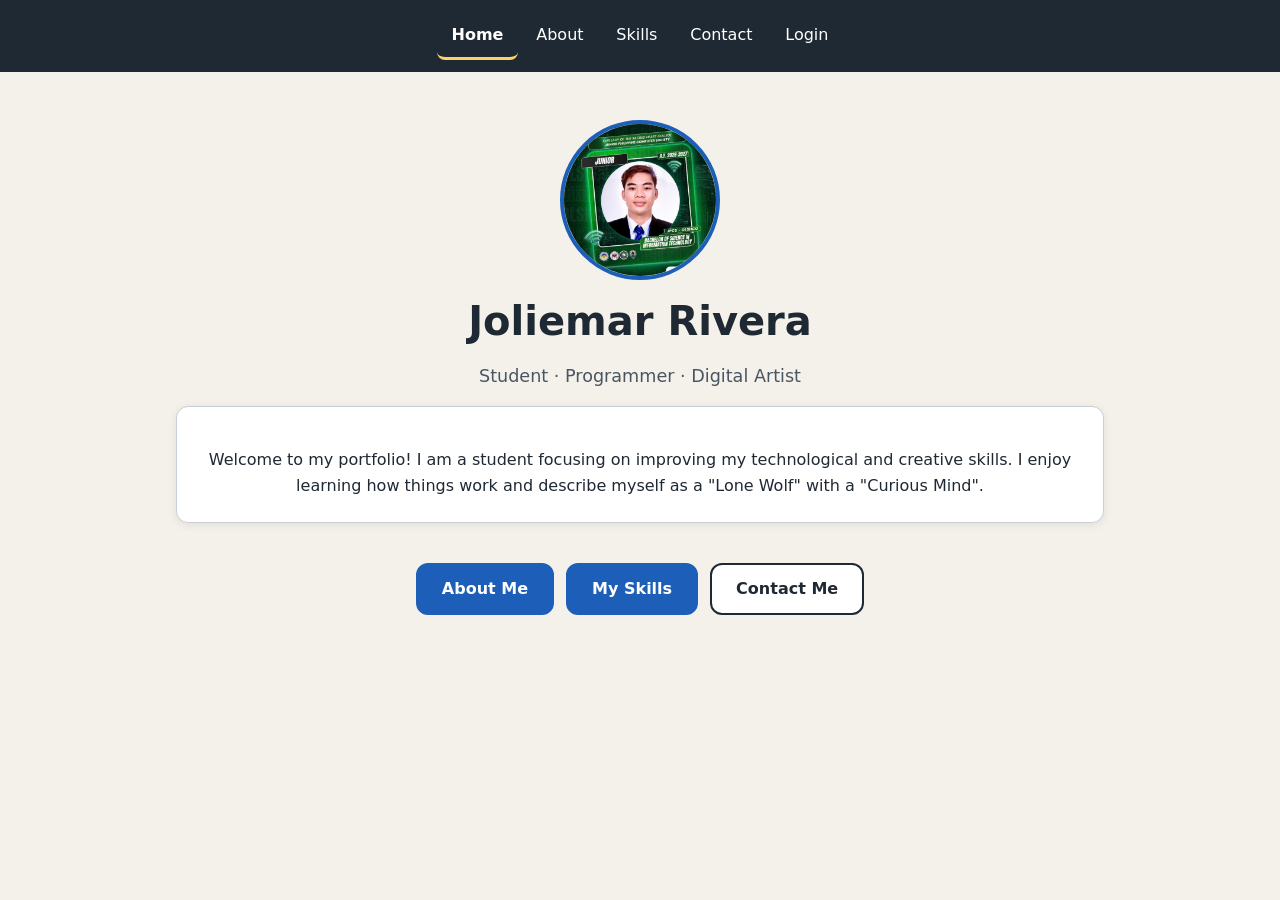
<file: index.html>
<!DOCTYPE html>
<html lang="en">
<head>
  <meta charset="UTF-8">
  <meta name="viewport" content="width=device-width, initial-scale=1">
  <meta name="description" content="Portfolio of Joliemar Rivera, a student focused on technology and creative skills.">
  <title>Home | Joliemar Rivera Portfolio</title>
  <link rel="stylesheet" href="style.css">
</head>
<body>
  <a class="skip-link" href="#main">Skip to main content</a>

  <header class="site-header">
    <nav aria-label="Main navigation">
      <ul class="nav-links">
        <li><a href="index.html" aria-current="page">Home</a></li>
        <li><a href="about.html">About</a></li>
        <li><a href="skills.html">Skills</a></li>
        <li><a href="contact.html">Contact</a></li>
        <li><a href="login.html" id="auth-link">Login</a></li>
      </ul>
    </nav>
  </header>

  <main id="main">
    <section class="hero" aria-labelledby="home-title">
      <img class="profile-photo" src="profile.jpg" width="160" height="160"
           alt="Portrait of Joliemar Rivera wearing a dark suit and blue tie">
      <h1 class="page-title" id="home-title">Joliemar Rivera</h1>
      <p class="lead">Student · Programmer · Digital Artist</p>
      <p id="welcome" class="welcome" hidden></p>

      <div class="card">
        <p>
          Welcome to my portfolio! I am a student focusing on improving my technological
          and creative skills. I enjoy learning how things work and describe myself as a
          "Lone Wolf" with a "Curious Mind".
        </p>
      </div>

      <div class="btn-row">
        <a class="btn" href="about.html">About Me</a>
        <a class="btn" href="skills.html">My Skills</a>
        <a class="btn btn-secondary" href="contact.html">Contact Me</a>
      </div>
    </section>
  </main>

  

  <script src="script.js"></script>
</body>
</html>
</file>
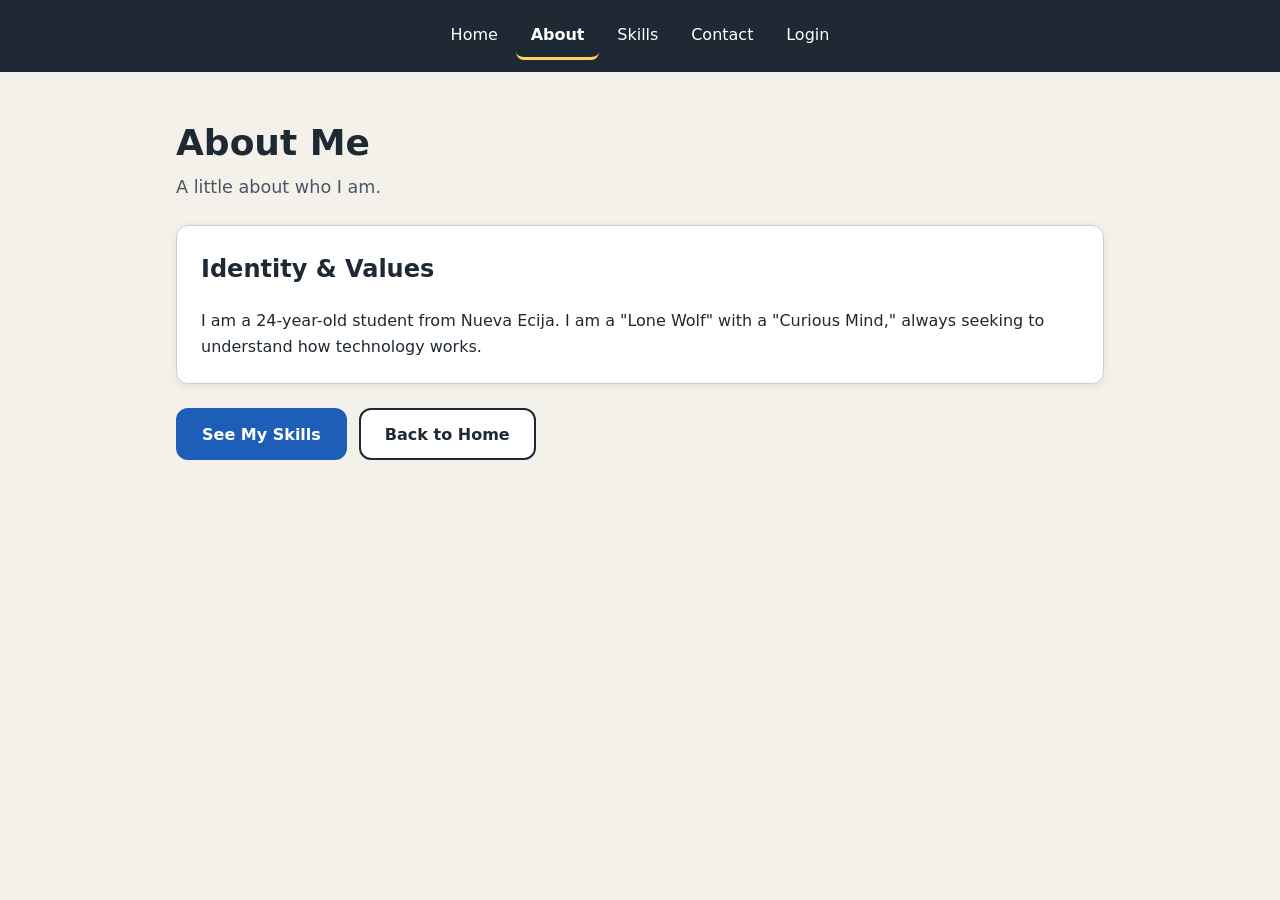
<file: about.html>
<!DOCTYPE html>
<html lang="en">
<head>
  <meta charset="UTF-8">
  <meta name="viewport" content="width=device-width, initial-scale=1">
  <meta name="description" content="Learn more about Joliemar Rivera.">
  <title>About | Joliemar Rivera Portfolio</title>
  <link rel="stylesheet" href="style.css">
</head>
<body>
  <a class="skip-link" href="#main">Skip to main content</a>

  <header class="site-header">
    <nav aria-label="Main navigation">
      <ul class="nav-links">
        <li><a href="index.html">Home</a></li>
        <li><a href="about.html" aria-current="page">About</a></li>
        <li><a href="skills.html">Skills</a></li>
        <li><a href="contact.html">Contact</a></li>
        <li><a href="login.html" id="auth-link">Login</a></li>
      </ul>
    </nav>
  </header>

  <main id="main">
    <h1 class="page-title">About Me</h1>
    <p class="lead">A little about who I am.</p>

    <section class="card" aria-labelledby="identity-title">
      <h2 id="identity-title">Identity &amp; Values</h2>
      <p>
        I am a 24-year-old student from Nueva Ecija. I am a "Lone Wolf" with a
        "Curious Mind," always seeking to understand how technology works.
      </p>
    </section>

    <div class="btn-row">
      <a class="btn" href="skills.html">See My Skills</a>
      <a class="btn btn-secondary" href="index.html">Back to Home</a>
    </div>
  </main>

 

  <script src="script.js"></script>
</body>
</html>
</file>
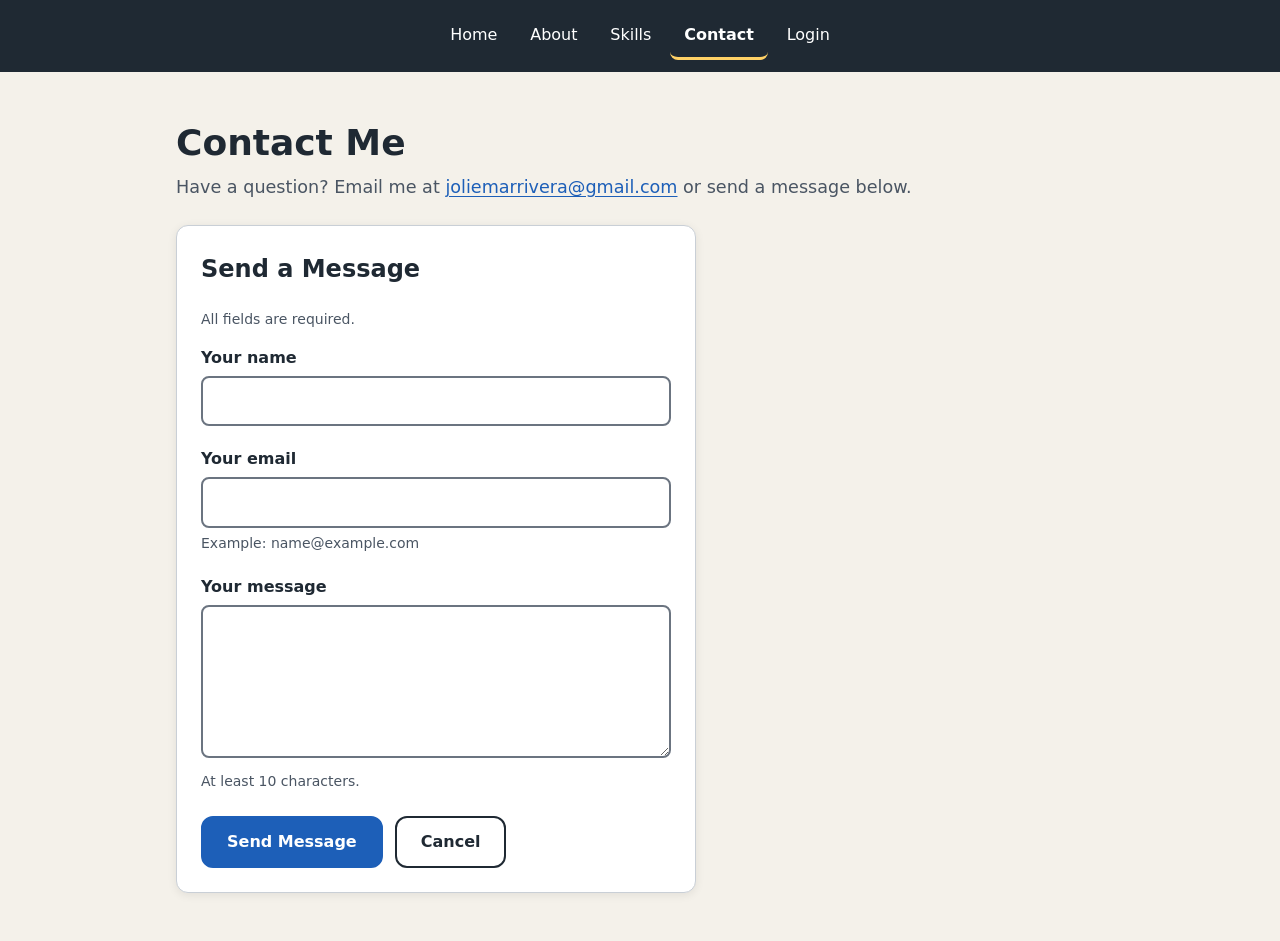
<file: contact.html>
<!DOCTYPE html>
<html lang="en">
<head>
  <meta charset="UTF-8">
  <meta name="viewport" content="width=device-width, initial-scale=1">
  <meta name="description" content="Contact Joliemar Rivera by email or through the message form.">
  <title>Contact | Joliemar Rivera Portfolio</title>
  <link rel="stylesheet" href="style.css">
</head>
<body>
  <a class="skip-link" href="#main">Skip to main content</a>

  <header class="site-header">
    <nav aria-label="Main navigation">
      <ul class="nav-links">
        <li><a href="index.html">Home</a></li>
        <li><a href="about.html">About</a></li>
        <li><a href="skills.html">Skills</a></li>
        <li><a href="contact.html" aria-current="page">Contact</a></li>
        <li><a href="login.html" id="auth-link">Login</a></li>
      </ul>
    </nav>
  </header>

  <main id="main">
    <h1 class="page-title">Contact Me</h1>
    <p class="lead">
      Have a question? Email me at
      <a href="mailto:joliemarrivera@gmail.com">joliemarrivera@gmail.com</a>
      or send a message below.
    </p>

    <section class="card form" aria-labelledby="contact-form-title">
      <h2 id="contact-form-title">Send a Message</h2>
      <p class="hint">All fields are required.</p>

      <form id="contact-form" data-form="contact" novalidate>
        <div class="field">
          <label for="name">Your name</label>
          <input type="text" id="name" name="name" data-label="Name"
                 autocomplete="name" required aria-describedby="name-error">
          <p class="field-error" id="name-error" hidden></p>
        </div>

        <div class="field">
          <label for="email">Your email</label>
          <input type="email" id="email" name="email" data-label="Email"
                 autocomplete="email" required aria-describedby="email-hint email-error">
          <span class="hint" id="email-hint">Example: name@example.com</span>
          <p class="field-error" id="email-error" hidden></p>
        </div>

        <div class="field">
          <label for="message">Your message</label>
          <textarea id="message" name="message" rows="5" data-label="Message"
                    minlength="10" required aria-describedby="message-hint message-error"></textarea>
          <span class="hint" id="message-hint">At least 10 characters.</span>
          <p class="field-error" id="message-error" hidden></p>
        </div>

        <div class="btn-row">
          <button type="submit" class="btn">Send Message</button>
          <a class="btn btn-secondary" href="index.html">Cancel</a>
        </div>

        <div class="status" id="form-status" role="status" aria-live="polite" hidden></div>
      </form>
    </section>
  </main>

  

  <script src="script.js"></script>
</body>
</html>
</file>
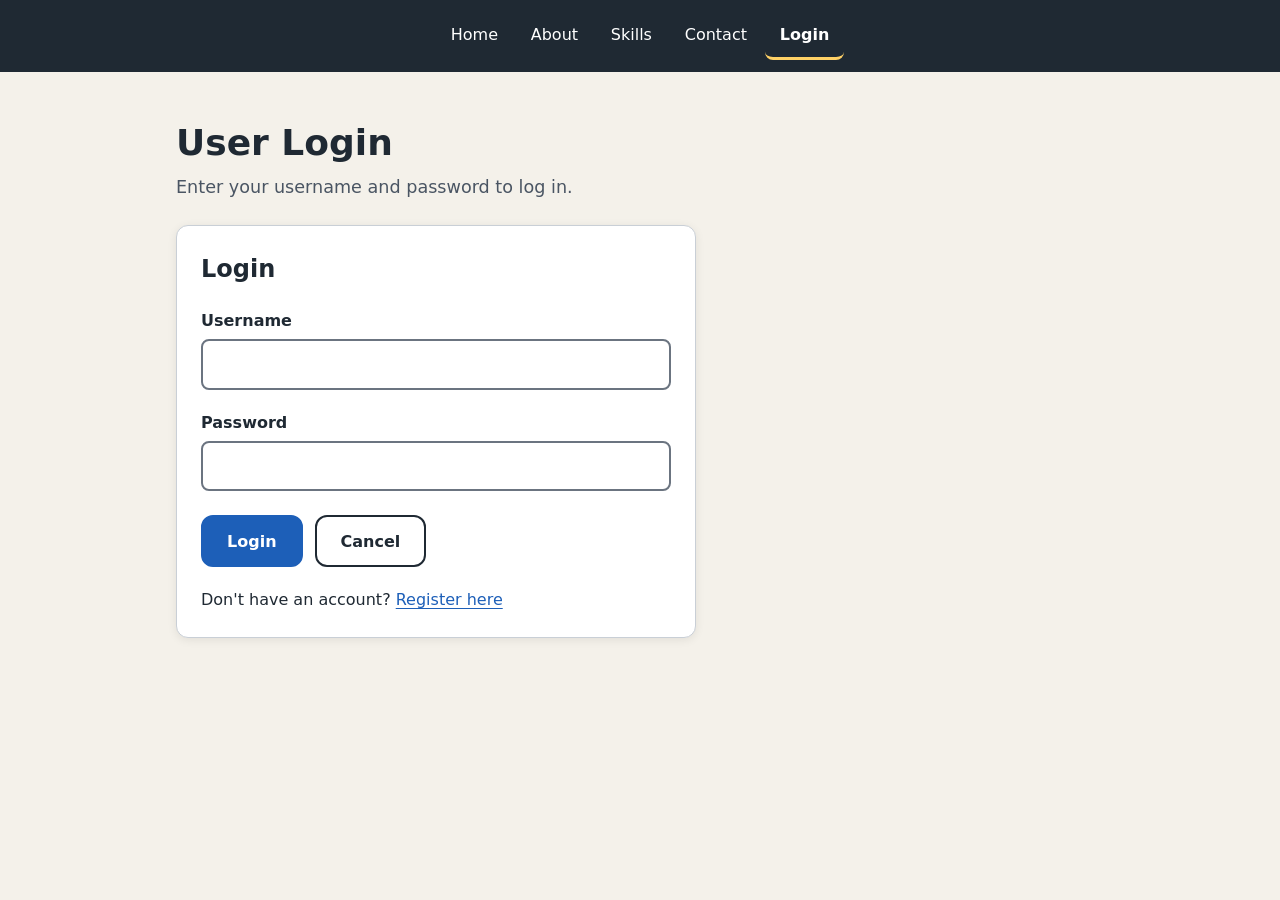
<file: login.html>
<!DOCTYPE html>
<html lang="en">
<head>
  <meta charset="UTF-8">
  <meta name="viewport" content="width=device-width, initial-scale=1">
  <meta name="description" content="Log in to the Joliemar Rivera portfolio.">
  <title>Login | Joliemar Rivera Portfolio</title>
  <link rel="stylesheet" href="style.css">
</head>
<body>
  <a class="skip-link" href="#main">Skip to main content</a>

  <header class="site-header">
    <nav aria-label="Main navigation">
      <ul class="nav-links">
        <li><a href="index.html">Home</a></li>
        <li><a href="about.html">About</a></li>
        <li><a href="skills.html">Skills</a></li>
        <li><a href="contact.html">Contact</a></li>
        <li><a href="login.html" id="auth-link" aria-current="page">Login</a></li>
      </ul>
    </nav>
  </header>

  <main id="main">
    <h1 class="page-title">User Login</h1>
    <p class="lead">Enter your username and password to log in.</p>

    <section class="card form" aria-labelledby="login-form-title">
      <h2 id="login-form-title">Login</h2>

      <form id="login-form" data-form="login" novalidate>
        <div class="field">
          <label for="username">Username</label>
          <input type="text" id="username" name="username" data-label="Username"
                 autocomplete="username" required aria-describedby="username-error">
          <p class="field-error" id="username-error" hidden></p>
        </div>

        <div class="field">
          <label for="password">Password</label>
          <input type="password" id="password" name="password" data-label="Password"
                 autocomplete="current-password" required aria-describedby="password-error">
          <p class="field-error" id="password-error" hidden></p>
        </div>

        <div class="btn-row">
          <button type="submit" class="btn">Login</button>
          <a class="btn btn-secondary" href="index.html">Cancel</a>
        </div>

        <div class="status" id="form-status" role="status" aria-live="polite" hidden></div>
      </form>

      <p class="form-note">Don't have an account? <a href="register.html">Register here</a></p>
    </section>
  </main>

  

  <script src="script.js"></script>
</body>
</html>
</file>
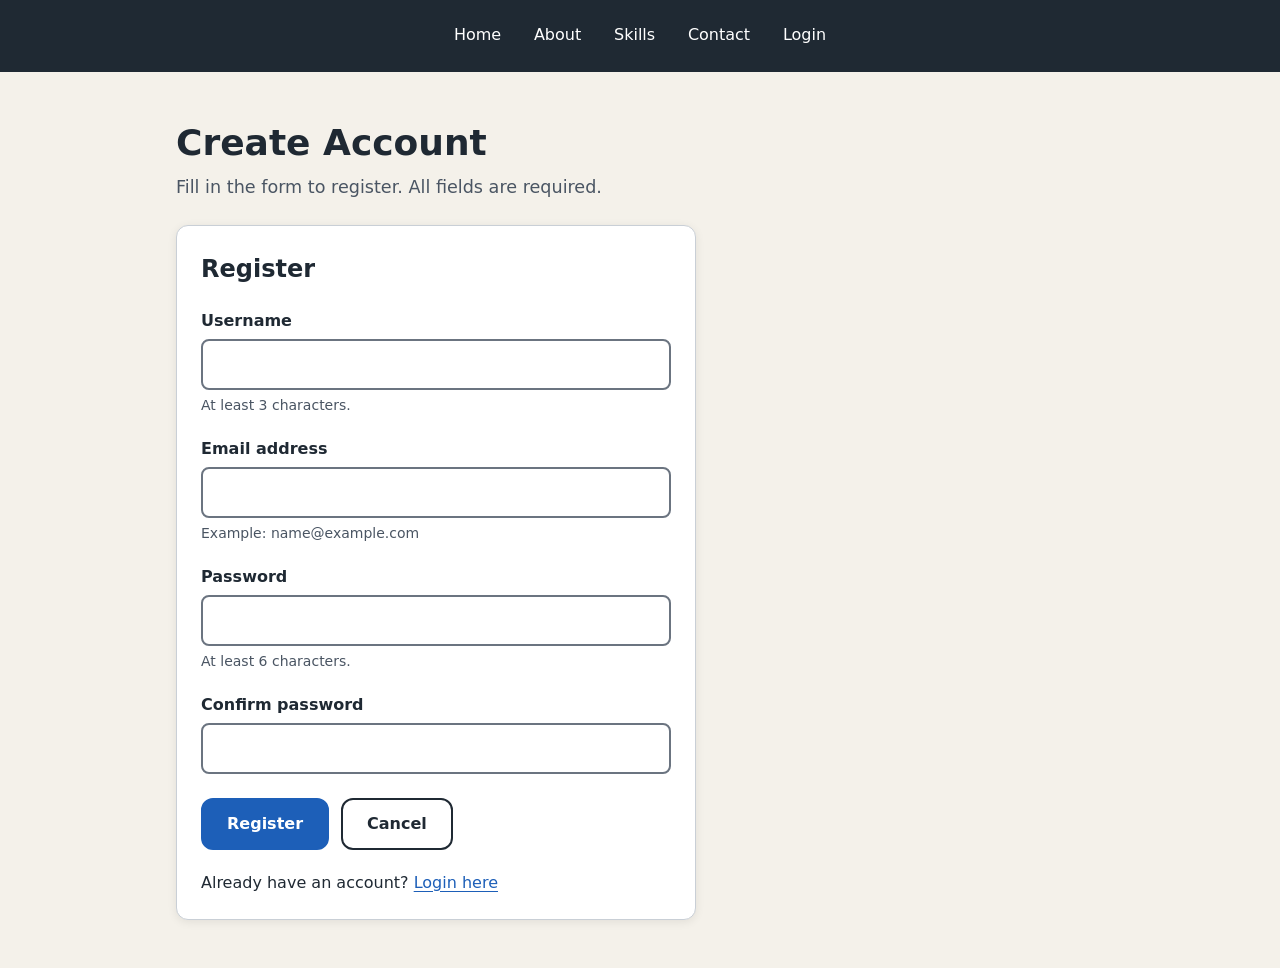
<file: register.html>
<!DOCTYPE html>
<html lang="en">
<head>
  <meta charset="UTF-8">
  <meta name="viewport" content="width=device-width, initial-scale=1">
  <meta name="description" content="Create an account on the Joliemar Rivera portfolio.">
  <title>Register | Joliemar Rivera Portfolio</title>
  <link rel="stylesheet" href="style.css">
</head>
<body>
  <a class="skip-link" href="#main">Skip to main content</a>

  <header class="site-header">
    <nav aria-label="Main navigation">
      <ul class="nav-links">
        <li><a href="index.html">Home</a></li>
        <li><a href="about.html">About</a></li>
        <li><a href="skills.html">Skills</a></li>
        <li><a href="contact.html">Contact</a></li>
        <li><a href="login.html" id="auth-link">Login</a></li>
      </ul>
    </nav>
  </header>

  <main id="main">
    <h1 class="page-title">Create Account</h1>
    <p class="lead">Fill in the form to register. All fields are required.</p>

    <section class="card form" aria-labelledby="register-form-title">
      <h2 id="register-form-title">Register</h2>

      <form id="register-form" data-form="register" novalidate>
        <div class="field">
          <label for="reg-username">Username</label>
          <input type="text" id="reg-username" name="username" data-label="Username"
                 minlength="3" autocomplete="username" required
                 aria-describedby="reg-username-hint reg-username-error">
          <span class="hint" id="reg-username-hint">At least 3 characters.</span>
          <p class="field-error" id="reg-username-error" hidden></p>
        </div>

        <div class="field">
          <label for="reg-email">Email address</label>
          <input type="email" id="reg-email" name="email" data-label="Email"
                 autocomplete="email" required
                 aria-describedby="reg-email-hint reg-email-error">
          <span class="hint" id="reg-email-hint">Example: name@example.com</span>
          <p class="field-error" id="reg-email-error" hidden></p>
        </div>

        <div class="field">
          <label for="reg-password">Password</label>
          <input type="password" id="reg-password" name="password" data-label="Password"
                 minlength="6" autocomplete="new-password" required
                 aria-describedby="reg-password-hint reg-password-error">
          <span class="hint" id="reg-password-hint">At least 6 characters.</span>
          <p class="field-error" id="reg-password-error" hidden></p>
        </div>

        <div class="field">
          <label for="reg-confirm">Confirm password</label>
          <input type="password" id="reg-confirm" name="confirm" data-label="Confirm password"
                 autocomplete="new-password" required aria-describedby="reg-confirm-error">
          <p class="field-error" id="reg-confirm-error" hidden></p>
        </div>

        <div class="btn-row">
          <button type="submit" class="btn">Register</button>
          <a class="btn btn-secondary" href="index.html">Cancel</a>
        </div>

        <div class="status" id="form-status" role="status" aria-live="polite" hidden></div>
      </form>

      <p class="form-note">Already have an account? <a href="login.html">Login here</a></p>
    </section>
  </main>

  
  <script src="script.js"></script>
</body>
</html>
</file>
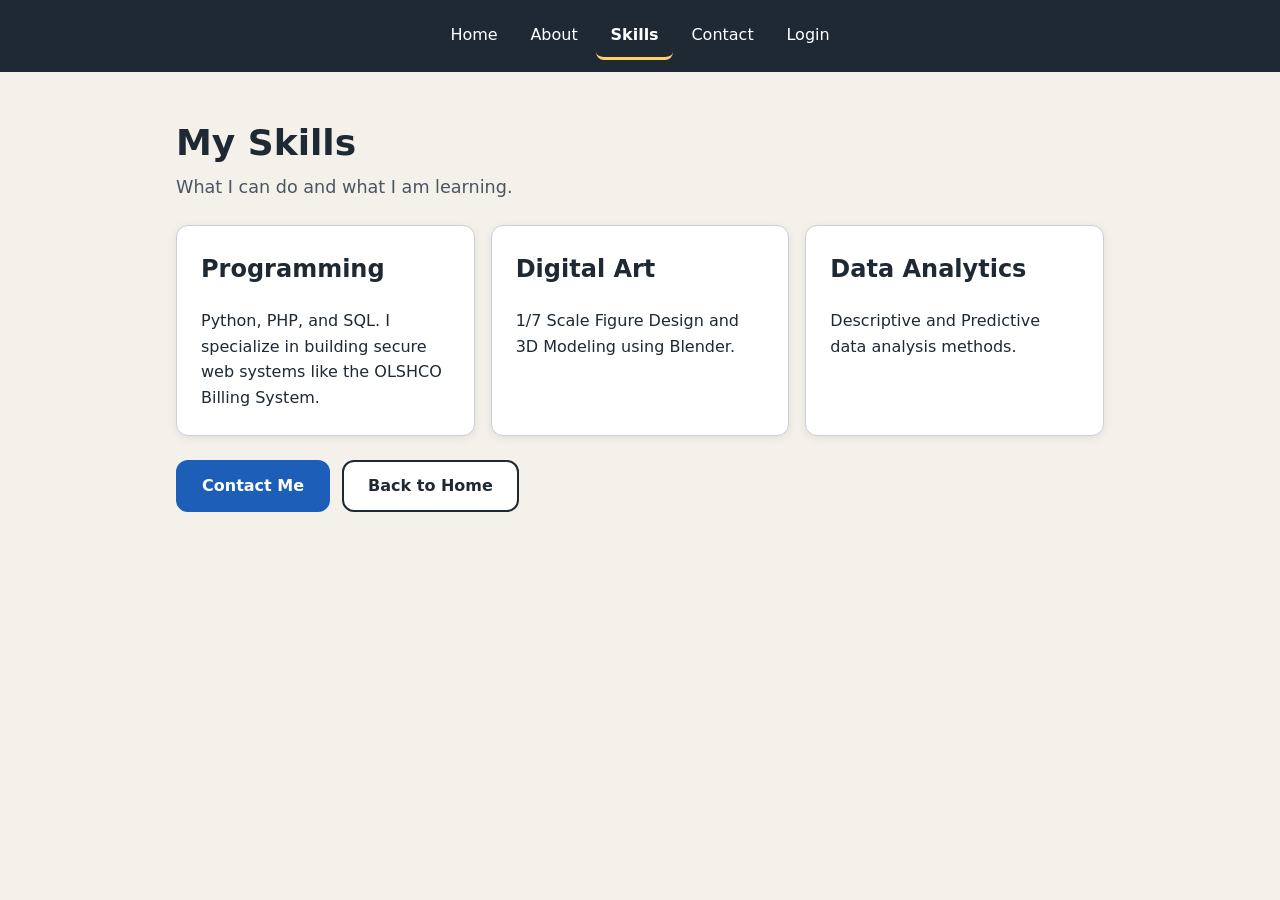
<file: skills.html>
<!DOCTYPE html>
<html lang="en">
<head>
  <meta charset="UTF-8">
  <meta name="viewport" content="width=device-width, initial-scale=1">
  <meta name="description" content="Skills of Joliemar Rivera: programming, digital art, and data analytics.">
  <title>Skills | Joliemar Rivera Portfolio</title>
  <link rel="stylesheet" href="style.css">
</head>
<body>
  <a class="skip-link" href="#main">Skip to main content</a>

  <header class="site-header">
    <nav aria-label="Main navigation">
      <ul class="nav-links">
        <li><a href="index.html">Home</a></li>
        <li><a href="about.html">About</a></li>
        <li><a href="skills.html" aria-current="page">Skills</a></li>
        <li><a href="contact.html">Contact</a></li>
        <li><a href="login.html" id="auth-link">Login</a></li>
      </ul>
    </nav>
  </header>

  <main id="main">
    <h1 class="page-title">My Skills</h1>
    <p class="lead">What I can do and what I am learning.</p>

    <div class="card-grid">
      <section class="card" aria-labelledby="skill-programming">
        <h2 id="skill-programming">Programming</h2>
        <p>Python, PHP, and SQL. I specialize in building secure web systems like the OLSHCO Billing System.</p>
      </section>

      <section class="card" aria-labelledby="skill-art">
        <h2 id="skill-art">Digital Art</h2>
        <p>1/7 Scale Figure Design and 3D Modeling using Blender.</p>
      </section>

      <section class="card" aria-labelledby="skill-data">
        <h2 id="skill-data">Data Analytics</h2>
        <p>Descriptive and Predictive data analysis methods.</p>
      </section>
    </div>

    <div class="btn-row">
      <a class="btn" href="contact.html">Contact Me</a>
      <a class="btn btn-secondary" href="index.html">Back to Home</a>
    </div>
  </main>

  

  <script src="script.js"></script>
</body>
</html>
</file>
<file: style.css>
:root {
  --navy: #1f2933;
  --blue: #1d5fb8;
  --blue-dark: #174a92;
  --gold: #ffd166;
  --bg: #f4f1ea;
  --card: #ffffff;
  --text: #1f2933;
  --muted: #4a5563;
  --border: #c9cfd6;
  --error: #b3261e;
  --error-bg: #fdecea;
  --success: #17653a;
  --success-bg: #e6f4ea;
  --radius: 12px;
  --shadow: 0 2px 10px rgba(0, 0, 0, 0.08);
}

*,
*::before,
*::after {
  box-sizing: border-box;
}

html {
  font-size: 100%;
}

body {
  margin: 0;
  min-height: 100vh;
  display: flex;
  flex-direction: column;
  font-family: system-ui, -apple-system, "Segoe UI", Roboto, Arial, sans-serif;
  line-height: 1.6;
  color: var(--text);
  background: var(--bg);
}

img {
  max-width: 100%;
  height: auto;
}

.skip-link {
  position: absolute;
  left: 0.5rem;
  top: -4rem;
  padding: 0.6rem 1rem;
  background: var(--gold);
  color: var(--navy);
  font-weight: 700;
  border-radius: 0 0 8px 8px;
  z-index: 10;
}
.skip-link:focus {
  top: 0;
}

:focus-visible {
  outline: 3px solid var(--blue);
  outline-offset: 3px;
}

.site-header {
  background: var(--navy);
  color: #fff;
}

.site-header nav {
  max-width: 960px;
  margin: 0 auto;
  padding: 0.75rem 1rem;
  display: flex;
  flex-direction: column;
  gap: 0.5rem;
  align-items: center;
}

.nav-links {
  list-style: none;
  margin: 0;
  padding: 0;
  display: flex;
  flex-wrap: wrap;
  justify-content: center;
  gap: 0.25rem;
}

.nav-links a {
  display: block;
  min-height: 44px;
  padding: 0.6rem 0.5rem;
  color: #fff;
  text-decoration: none;
  border-radius: 8px;
  border-bottom: 3px solid transparent;
}

.nav-links a:hover {
  background: rgba(255, 255, 255, 0.15);
}

.nav-links a[aria-current="page"] {
  font-weight: 700;
  border-bottom-color: var(--gold);
}

.site-header :focus-visible {
  outline-color: var(--gold);
}

main {
  flex: 1;
  width: 100%;
  max-width: 960px;
  margin: 0 auto;
  padding: 2rem 1rem;
}

.page-title {
  margin: 0 0 0.5rem;
  font-size: 1.75rem;
  line-height: 1.25;
  color: var(--navy);
}

.lead {
  margin: 0 0 1.5rem;
  font-size: 1.1rem;
  color: var(--muted);
}

.site-footer {
  padding: 1.25rem 1rem;
  text-align: center;
  background: var(--navy);
  color: #fff;
  font-size: 0.9rem;
}

.card {
  background: var(--card);
  border: 1px solid var(--border);
  border-radius: var(--radius);
  box-shadow: var(--shadow);
  padding: 1.5rem;
}

.card h2,
.card h3 {
  margin-top: 0;
  color: var(--navy);
}

.card > :last-child {
  margin-bottom: 0;
}

.card-grid {
  display: grid;
  grid-template-columns: 1fr;
  gap: 1rem;
}

.hero {
  display: flex;
  flex-direction: column;
  align-items: center;
  text-align: center;
  gap: 1rem;
}

.profile-photo {
  width: 160px;
  height: 160px;
  border-radius: 50%;
  object-fit: cover;
  border: 4px solid var(--blue);
}

.hero .page-title {
  margin: 0;
  font-size: 2rem;
}

.hero .lead {
  margin: 0;
}

.welcome {
  margin: 0;
  padding: 0.6rem 1rem;
  background: var(--success-bg);
  color: var(--success);
  border-radius: 8px;
  font-weight: 600;
}

.btn {
  display: inline-flex;
  align-items: center;
  justify-content: center;
  min-height: 48px;
  padding: 0.7rem 1.5rem;
  font: inherit;
  font-weight: 600;
  text-align: center;
  text-decoration: none;
  color: #fff;
  background: var(--blue);
  border: 2px solid var(--blue);
  border-radius: var(--radius);
  cursor: pointer;
  transition: background-color 0.2s ease;
}

.btn:hover {
  background: var(--blue-dark);
  border-color: var(--blue-dark);
}

.btn-secondary {
  color: var(--navy);
  background: #fff;
  border-color: var(--navy);
}

.btn-secondary:hover {
  color: #fff;
  background: var(--navy);
  border-color: var(--navy);
}

.btn[disabled] {
  opacity: 0.65;
  cursor: not-allowed;
}

.btn-row {
  display: flex;
  flex-direction: column;
  gap: 0.75rem;
  margin-top: 1.5rem;
}

.hero .btn-row {
  width: 100%;
  max-width: 420px;
}

main a:not(.btn) {
  color: var(--blue);
  text-decoration: underline;
  text-underline-offset: 3px;
}
main a:not(.btn):hover {
  color: var(--blue-dark);
}

.form {
  max-width: 520px;
}

.field {
  margin-bottom: 1.25rem;
}

.field label {
  display: block;
  margin-bottom: 0.35rem;
  font-weight: 600;
}

.hint {
  display: block;
  margin-top: 0.25rem;
  font-size: 0.875rem;
  color: var(--muted);
}

.field input,
.field textarea {
  width: 100%;
  min-height: 48px;
  padding: 0.65rem 0.8rem;
  font: inherit;
  color: var(--text);
  background: #fff;
  border: 2px solid #6b7480;
  border-radius: 8px;
}

.field textarea {
  resize: vertical;
}

.field input:focus,
.field textarea:focus {
  outline: 3px solid var(--blue);
  outline-offset: 1px;
  border-color: var(--blue);
}

.field input[aria-invalid="true"],
.field textarea[aria-invalid="true"] {
  border-color: var(--error);
  background: var(--error-bg);
}

.field-error {
  margin: 0.35rem 0 0;
  font-size: 0.9rem;
  font-weight: 600;
  color: var(--error);
}

.field-error::before {
  content: "⚠ Error: ";
}

.status {
  margin-top: 1rem;
  padding: 0.8rem 1rem;
  border-radius: 8px;
  font-weight: 600;
  border: 2px solid transparent;
}

.status[hidden] {
  display: none;
}

.status.is-loading {
  background: #eaf1fb;
  border-color: var(--blue);
  color: #12376d;
}
.status.is-loading::before {
  content: "⏳ ";
}

.status.is-success {
  background: var(--success-bg);
  border-color: var(--success);
  color: var(--success);
}
.status.is-success::before {
  content: "✓ Success: ";
}

.status.is-error {
  background: var(--error-bg);
  border-color: var(--error);
  color: var(--error);
}
.status.is-error::before {
  content: "⚠ Error: ";
}

.form-note {
  margin-top: 1.25rem;
}

@media (min-width: 640px) {
  .nav-links a {
    padding: 0.6rem 0.9rem;
  }

  .site-header nav {
    flex-direction: row;
    justify-content: center;
  }

  .page-title {
    font-size: 2.25rem;
  }

  .hero .page-title {
    font-size: 2.5rem;
  }

  .card-grid {
    grid-template-columns: repeat(2, 1fr);
  }

  .btn-row {
    flex-direction: row;
    flex-wrap: wrap;
  }

  .hero .btn-row {
    justify-content: center;
    max-width: none;
  }
}

@media (min-width: 960px) {
  .card-grid {
    grid-template-columns: repeat(3, 1fr);
  }

  main {
    padding: 3rem 1rem;
  }
}

@media (prefers-reduced-motion: reduce) {
  * {
    transition: none !important;
  }
}

.site-footer p {
  margin: 0;
}
</file>
